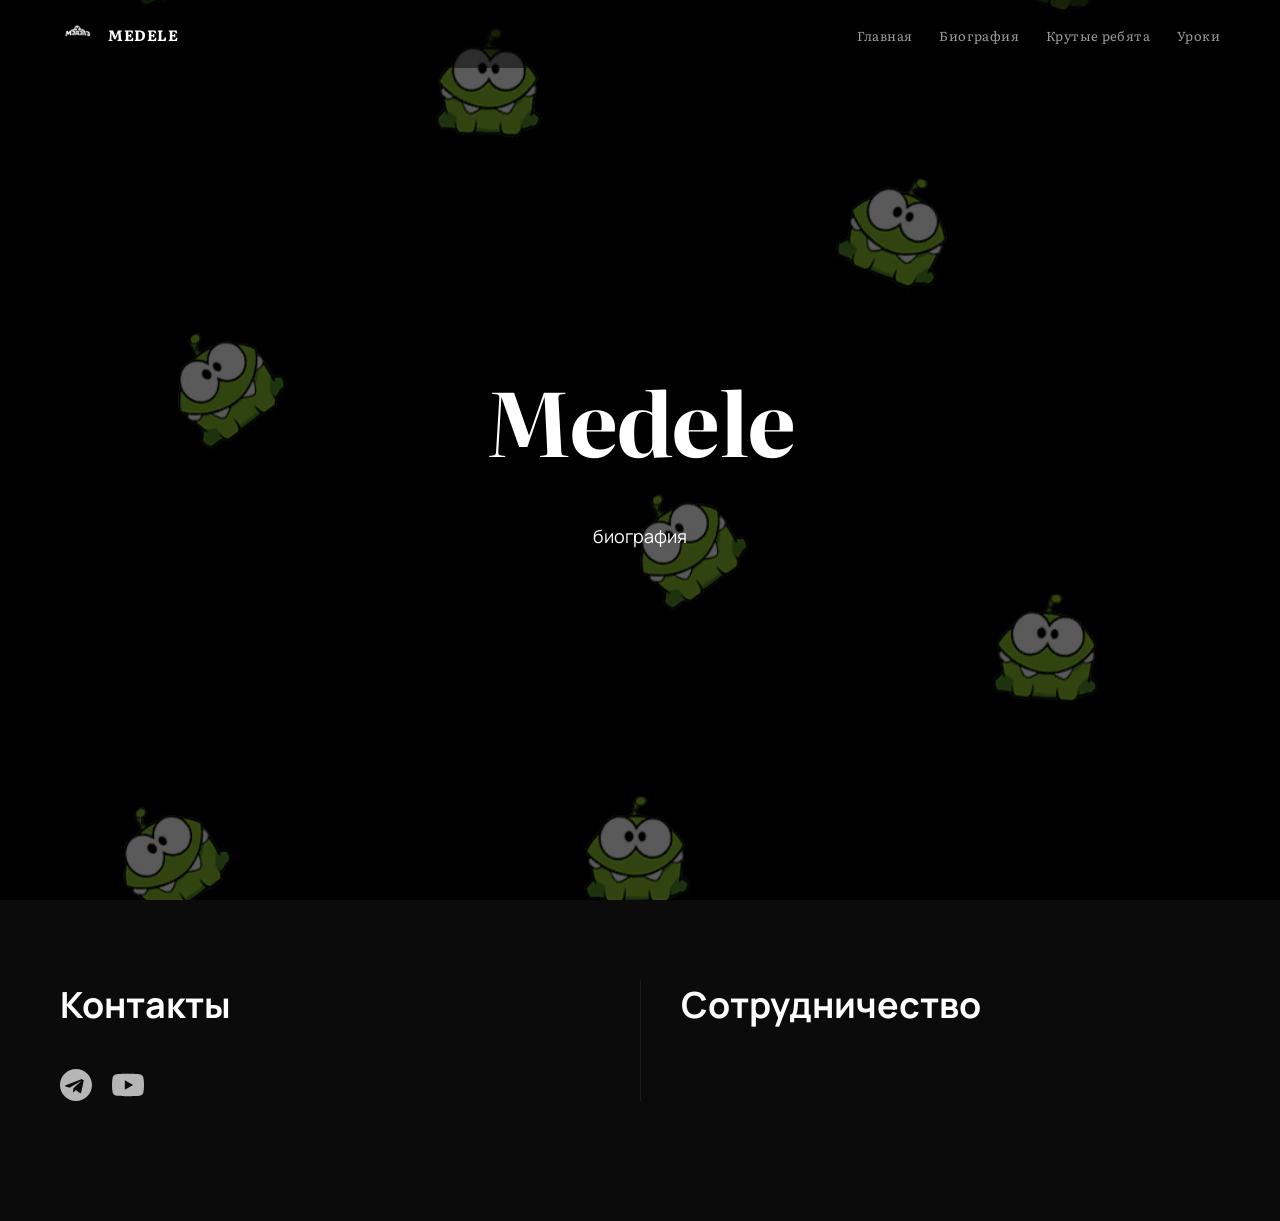
<file: index.html>
<!DOCTYPE html>
<html lang="ru">
<head>
<meta charset="UTF-8">
<meta name="viewport" content="width=device-width, initial-scale=1.0">
<title>МЭДЭЛЭ</title>

<!-- Favicon -->
<link rel="icon" type="image/jpeg" href="fav.jpg">

<!-- Open Graph / Telegram / VK -->
<meta property="og:title" content="МЭДЭЛЭ">
<meta property="og:description" content="МЭДЭЛЭ, ну ооочень серьезное название">
<meta property="og:image" content="fav.jpg">
<meta property="og:type" content="website">
<meta name="twitter:card" content="summary_large_image">
<meta name="twitter:title" content="МЭДЭЛЭ">
<meta name="twitter:description" content="МЭДЭЛЭ, ну ооочень серьезное название">
<meta name="twitter:image" content="fav.jpg">

<link rel="stylesheet" href="style.css">
<style>
  body.home { background: url('fon.jpg') center center / cover fixed #0b0b0c; }
  body.home .hero { background: transparent; }
  body.home .home-sections { background: transparent; }
</style>
</head>
<body class="home">

<header>
  <div class="header-left">
    <img src="medele.png" alt="Medele logo" class="logo-img">
    <a href="index.html" class="logo">MEDELE</a>
  </div>
  <nav>
    <a href="index.html">Главная</a>
    <a href="bio.html">Биография</a>
    <a href="team.html">Крутые ребята</a>
    <a href="lessons.html">Уроки</a>
  </nav>
</header>

<section class="hero">
  <h1>Medele</h1>
  <a href="bio.html" class="link-btn">биография</a>
</section>

<div class="home-sections">

  <section id="contact">
    <h2>Контакты</h2>
    <div class="contacts">
      <a href="https://t.me/mdlstudio" target="_blank" class="icon" title="Telegram">
        <svg viewBox="0 0 24 24" xmlns="http://www.w3.org/2000/svg">
          <path d="M12 0C5.373 0 0 5.373 0 12s5.373 12 12 12 12-5.373 12-12S18.627 0 12 0zm5.894 8.221-1.97 9.28c-.145.658-.537.818-1.084.508l-3-2.21-1.447 1.394c-.16.16-.295.295-.605.295l.213-3.053 5.56-5.023c.242-.213-.054-.333-.373-.12L7.19 13.982l-2.96-.924c-.643-.204-.657-.643.136-.953l11.57-4.461c.537-.194 1.006.131.958.577z"/>
        </svg>
      </a>
      <a href="https://www.youtube.com/channel/UCgGtJIJcSZ2UU1v4JvM3adA" target="_blank" class="icon" title="YouTube">
        <svg viewBox="0 0 24 24" xmlns="http://www.w3.org/2000/svg">
          <path d="M23.495 6.205a3.007 3.007 0 0 0-2.088-2.088c-1.87-.501-9.396-.501-9.396-.501s-7.507-.01-9.396.501A3.007 3.007 0 0 0 .527 6.205a31.247 31.247 0 0 0-.522 5.805 31.247 31.247 0 0 0 .522 5.783 3.007 3.007 0 0 0 2.088 2.088c1.868.502 9.396.502 9.396.502s7.506 0 9.396-.502a3.007 3.007 0 0 0 2.088-2.088 31.247 31.247 0 0 0 .5-5.783 31.247 31.247 0 0 0-.5-5.805zM9.609 15.601V8.408l6.264 3.602z"/>
        </svg>
      </a>
    </div>
  </section>

  <section id="collab">
    <h2>Сотрудничество</h2>
    <!-- Контент будет добавлен позже -->
  </section>

</div>

<script src="script.js"></script>
</body>
</html>
</file>
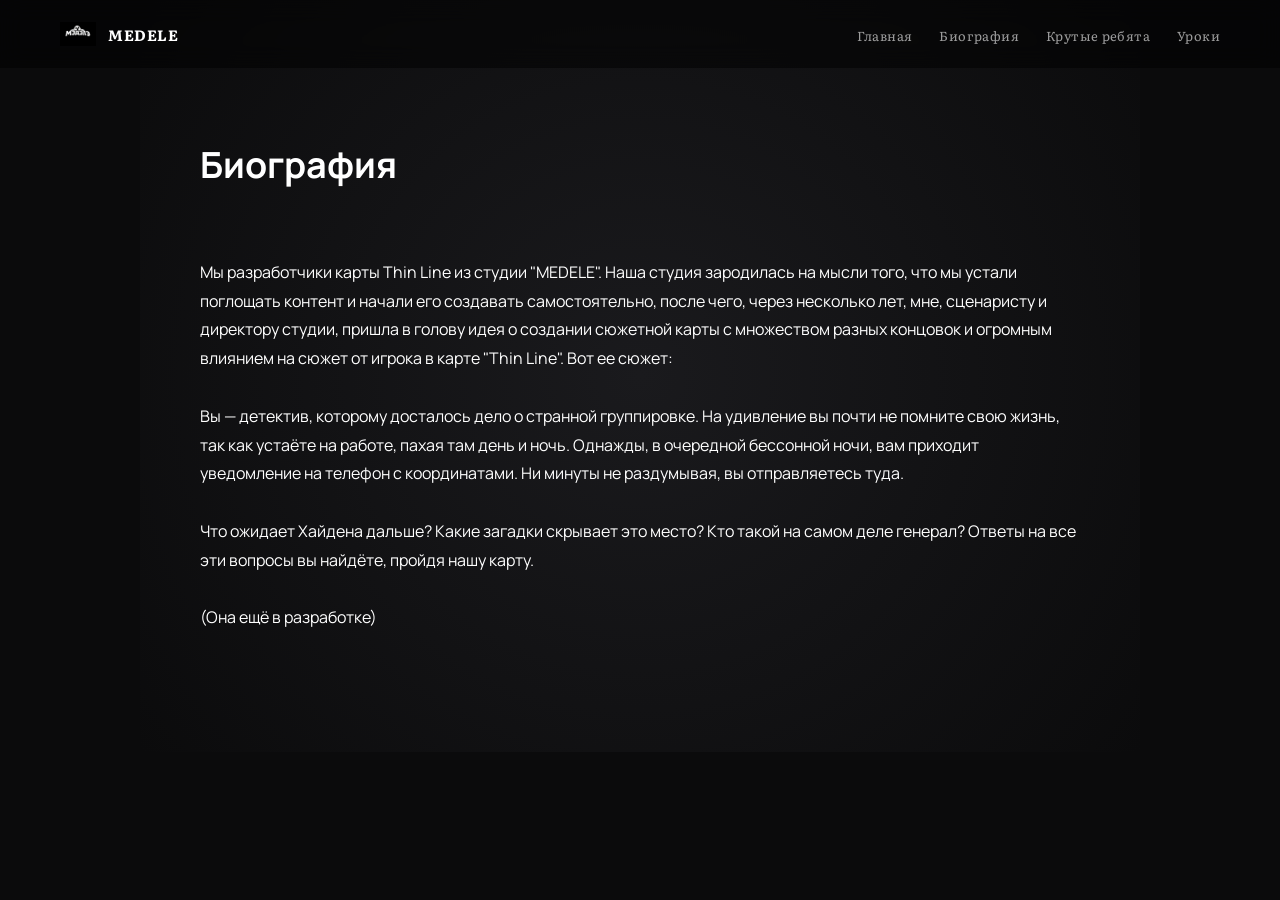
<file: bio.html>
<!DOCTYPE html>
<html lang="ru">
<head>
<meta charset="UTF-8">
<meta name="viewport" content="width=device-width, initial-scale=1.0">
<title>Биография — МЭДЭЛЭ</title>
<link rel="icon" type="image/jpeg" href="fav.jpg">
<meta property="og:title" content="МЭДЭЛЭ">
<meta property="og:description" content="МЭДЭЛЭ, ну ооочень серьезное название">
<meta property="og:image" content="fav.jpg">
<link rel="stylesheet" href="style.css">
</head>
<body>
<header>
  <div class="header-left">
    <img src="medele.png" alt="Medele logo" class="logo-img">
    <a href="index.html" class="logo">MEDELE</a>
  </div>
  <nav>
    <a href="index.html">Главная</a>
    <a href="bio.html">Биография</a>
    <a href="team.html">Крутые ребята</a>
    <a href="lessons.html">Уроки</a>
  </nav>
</header>

<section class="bio-section">
  <h2>Биография</h2>
  <div class="text">
Мы разработчики карты Thin Line из студии "MEDELE". Наша студия зародилась на мысли того, что мы устали поглощать контент и начали его создавать самостоятельно, после чего, через несколько лет, мне, сценаристу и директору студии, пришла в голову идея о создании сюжетной карты с множеством разных концовок и огромным влиянием на сюжет от игрока в карте "Thin Line". Вот ее сюжет:

Вы — детектив, которому досталось дело о странной группировке. На удивление вы почти не помните свою жизнь, так как устаёте на работе, пахая там день и ночь. Однажды, в очередной бессонной ночи, вам приходит уведомление на телефон с координатами. Ни минуты не раздумывая, вы отправляетесь туда.

Что ожидает Хайдена дальше? Какие загадки скрывает это место? Кто такой на самом деле генерал? Ответы на все эти вопросы вы найдёте, пройдя нашу карту.

(Она ещё в разработке)
  </div>
</section>

<script src="script.js"></script>
</body>
</html>
</file>
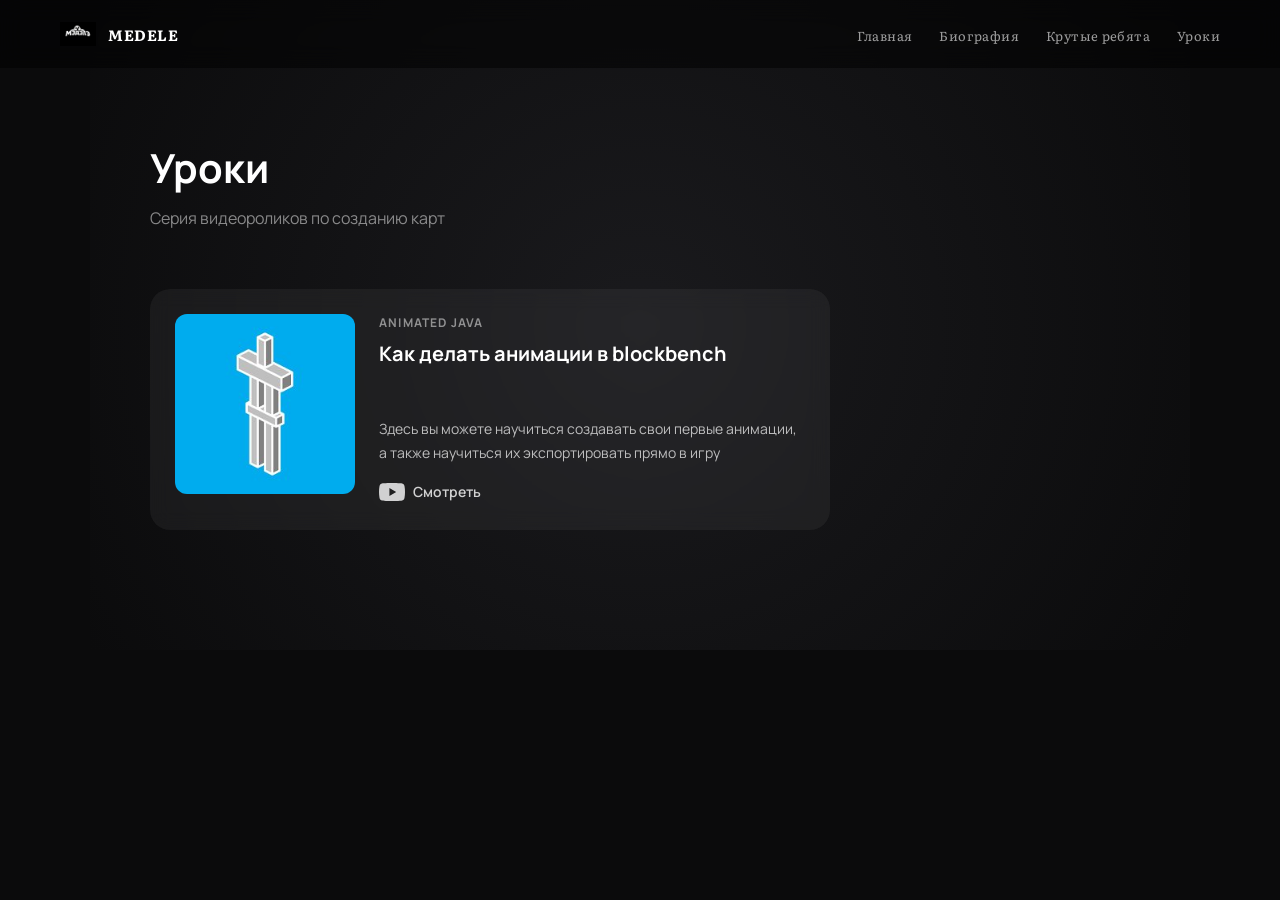
<file: lessons.html>
<!DOCTYPE html>
<html lang="ru">
<head>
  <meta charset="UTF-8">
  <meta name="viewport" content="width=device-width, initial-scale=1.0">
  <title>Уроки — МЭДЭЛЭ</title>
  <link rel="icon" type="image/jpeg" href="fav.jpg">
  <meta property="og:title" content="МЭДЭЛЭ">
  <meta property="og:description" content="МЭДЭЛЭ, ну ооочень серьезное название">
  <meta property="og:image" content="fav.jpg">
  <link rel="stylesheet" href="style.css">
</head>
<body>

<header>
  <div class="header-left">
    <img src="medele.png" alt="Medele logo" class="logo-img">
    <a href="index.html" class="logo">MEDELE</a>
  </div>
  <nav>
    <a href="index.html">Главная</a>
    <a href="bio.html">Биография</a>
    <a href="team.html">Крутые ребята</a>
    <a href="lessons.html">Уроки</a>
  </nav>
</header>

<section class="lessons-page">
  <h1 class="lessons-title">Уроки</h1>
  <p class="lessons-subtitle">Серия видеороликов по созданию карт</p>

  <div class="lesson-cards">

    <div class="lesson-card">
      <div class="lesson-thumb">
        <img src="AJ1.png" alt="Animated Java урок">
      </div>
      <div class="lesson-info">
        <span class="lesson-tag">Animated Java</span>
        <h2 class="lesson-name">Как делать анимации в blockbench</h2>
        <p class="lesson-desc">Здесь вы можете научиться создавать свои первые анимации, а также научиться их экспортировать прямо в игру</p>
        <a href="https://youtube.com/shorts/DCcbuXscU6Q?si=RE7DoGvMvhPMLLuX" target="_blank" class="yt-link" title="Смотреть на YouTube">
          <svg viewBox="0 0 24 24" xmlns="http://www.w3.org/2000/svg">
            <path d="M23.495 6.205a3.007 3.007 0 0 0-2.088-2.088c-1.87-.501-9.396-.501-9.396-.501s-7.507-.01-9.396.501A3.007 3.007 0 0 0 .527 6.205a31.247 31.247 0 0 0-.522 5.805 31.247 31.247 0 0 0 .522 5.783 3.007 3.007 0 0 0 2.088 2.088c1.868.502 9.396.502 9.396.502s7.506 0 9.396-.502a3.007 3.007 0 0 0 2.088-2.088 31.247 31.247 0 0 0 .5-5.783 31.247 31.247 0 0 0-.5-5.805zM9.609 15.601V8.408l6.264 3.602z"/>
          </svg>
          Смотреть
        </a>
      </div>
    </div>

  </div>
</section>

<script src="script.js"></script>
</body>
</html>
</file>
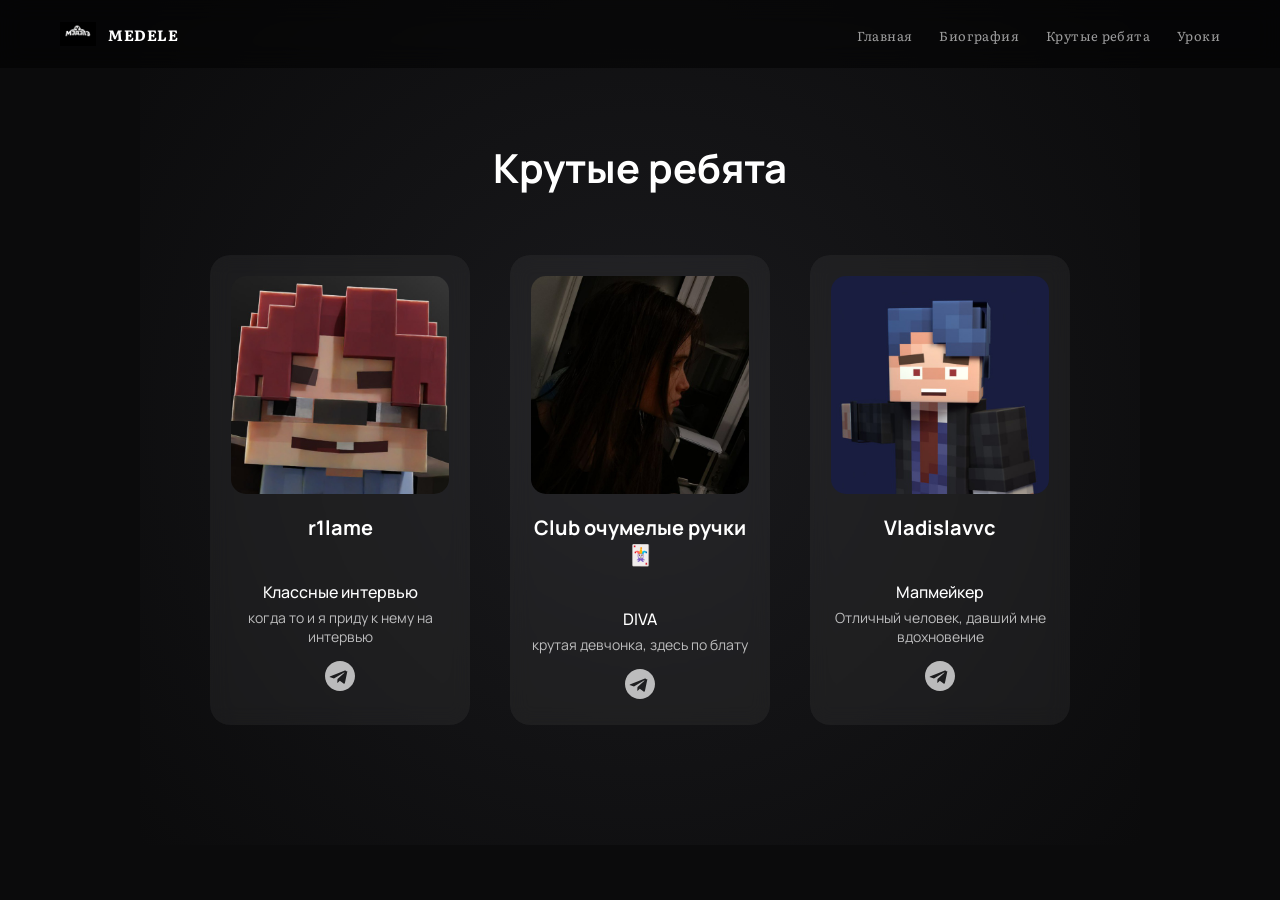
<file: team.html>
<!DOCTYPE html>
<html lang="ru">
<head>
  <meta charset="UTF-8">
  <meta name="viewport" content="width=device-width, initial-scale=1.0">
  <title>Крутые ребята — МЭДЭЛЭ</title>
  <link rel="icon" type="image/jpeg" href="fav.jpg">
  <meta property="og:title" content="МЭДЭЛЭ">
  <meta property="og:description" content="МЭДЭЛЭ, ну ооочень серьезное название">
  <meta property="og:image" content="fav.jpg">
  <link rel="stylesheet" href="style.css">
</head>
<body>

<header>
  <div class="header-left">
    <img src="medele.png" alt="Medele logo" class="logo-img">
    <a href="index.html" class="logo">MEDELE</a>
  </div>
  <nav>
    <a href="index.html">Главная</a>
    <a href="bio.html">Биография</a>
    <a href="team.html">Крутые ребята</a>
    <a href="lessons.html">Уроки</a>
  </nav>
</header>

<section class="team">
  <h1>Крутые ребята</h1>

  <div class="cards">

    <div class="card">
      <img src="r1lame.jpg" alt="r1lame">
      <h2>r1lame</h2>
      <p class="desc">Классные интервью</p>
      <p class="sub">когда то и я приду к нему на интервью</p>
      <a href="https://t.me/r1lame538" target="_blank" class="tg">
        <svg viewBox="0 0 24 24" xmlns="http://www.w3.org/2000/svg">
          <path d="M12 0C5.373 0 0 5.373 0 12s5.373 12 12 12 12-5.373 12-12S18.627 0 12 0zm5.894 8.221-1.97 9.28c-.145.658-.537.818-1.084.508l-3-2.21-1.447 1.394c-.16.16-.295.295-.605.295l.213-3.053 5.56-5.023c.242-.213-.054-.333-.373-.12L7.19 13.982l-2.96-.924c-.643-.204-.657-.643.136-.953l11.57-4.461c.537-.194 1.006.131.958.577z"/>
        </svg>
      </a>
    </div>

    <div class="card">
      <img src="in.jpg" alt="Club очумелые ручки">
      <h2>Club очумелые ручки 🃏</h2>
      <p class="desc">DIVA</p>
      <p class="sub">крутая девчонка, здесь по блату</p>
      <a href="https://t.me/+0qUyE5jlX9E3MWU6" target="_blank" class="tg">
        <svg viewBox="0 0 24 24" xmlns="http://www.w3.org/2000/svg">
          <path d="M12 0C5.373 0 0 5.373 0 12s5.373 12 12 12 12-5.373 12-12S18.627 0 12 0zm5.894 8.221-1.97 9.28c-.145.658-.537.818-1.084.508l-3-2.21-1.447 1.394c-.16.16-.295.295-.605.295l.213-3.053 5.56-5.023c.242-.213-.054-.333-.373-.12L7.19 13.982l-2.96-.924c-.643-.204-.657-.643.136-.953l11.57-4.461c.537-.194 1.006.131.958.577z"/>
        </svg>
      </a>
    </div>

    <div class="card">
      <img src="vladislav.jpg" alt="Vladislavvc">
      <h2>Vladislavvc</h2>
      <p class="desc">Мапмейкер</p>
      <p class="sub">Отличный человек, давший мне вдохновение</p>
      <a href="https://t.me/clownyoodexy" target="_blank" class="tg">
        <svg viewBox="0 0 24 24" xmlns="http://www.w3.org/2000/svg">
          <path d="M12 0C5.373 0 0 5.373 0 12s5.373 12 12 12 12-5.373 12-12S18.627 0 12 0zm5.894 8.221-1.97 9.28c-.145.658-.537.818-1.084.508l-3-2.21-1.447 1.394c-.16.16-.295.295-.605.295l.213-3.053 5.56-5.023c.242-.213-.054-.333-.373-.12L7.19 13.982l-2.96-.924c-.643-.204-.657-.643.136-.953l11.57-4.461c.537-.194 1.006.131.958.577z"/>
        </svg>
      </a>
    </div>

  </div>
</section>

<script src="script.js"></script>
</body>
</html>
</file>
<file: style.css>
@import url('https://fonts.googleapis.com/css2?family=Manrope:wght@300;400;600;700&family=Literata:wght@400;600;700&display=swap');

*{margin:0;padding:0;box-sizing:border-box}
body{background:#0b0b0c;color:#fff;overflow-x:hidden;font-family:'Manrope',sans-serif}

/* ── Page entrance animation ── */
body{opacity:0;animation:pageIn .6s ease forwards .05s}
@keyframes pageIn{from{opacity:0;transform:translateY(16px)}to{opacity:1;transform:translateY(0)}}

/* ── Header ── */
header{
  position:fixed;top:0;left:0;width:100%;
  display:flex;justify-content:space-between;align-items:center;
  padding:16px 60px;
  background:rgba(0,0,0,.5);backdrop-filter:blur(12px);
  z-index:1000;transition:.3s;
  font-family:'Literata',serif;
}
header.scrolled{padding:10px 60px;background:rgba(0,0,0,.85)}

.header-left{display:flex;align-items:center;gap:12px}
.logo-img{width:36px;height:36px;object-fit:contain;border-radius:6px}
.logo{font-weight:700;text-decoration:none;color:#fff;font-size:15px;letter-spacing:.04em;font-family:'Literata',serif}

nav a{
  margin-left:24px;text-decoration:none;color:#fff;
  opacity:.6;transition:.3s;font-size:13px;font-family:'Literata',serif;letter-spacing:.03em;
}
nav a:hover{opacity:1}

/* ── Hero ── */
.hero{
  height:100vh;display:flex;flex-direction:column;
  justify-content:center;align-items:center;text-align:center;
  background:radial-gradient(circle at center,#1a1a1d,#0b0b0c);
}
.hero h1{
  font-size:88px;font-family:'Literata',serif;font-weight:700;
  letter-spacing:-.02em;
  opacity:0;transform:translateY(30px);animation:fadeUp 1s forwards .4s;
}
.link-btn{
  margin-top:40px;font-size:18px;color:#fff;cursor:pointer;
  opacity:0;transform:translateY(30px);animation:fadeUp 1s forwards .7s;
  text-decoration:none;position:relative;
}
.link-btn::after{content:'';position:absolute;left:0;bottom:-5px;width:0;height:1px;background:#fff;transition:.3s}
.link-btn:hover::after{width:100%}

/* ── Sections ── */
section{padding:120px 60px;max-width:1000px;margin:auto;background:radial-gradient(circle at center,#1a1a1d,#0b0b0c)}
h2{font-size:36px;margin-bottom:40px}
.text{line-height:1.8;opacity:.85;white-space:pre-line}

/* ── Home page: two columns side by side ── */
.home-sections{
  display:flex;
  gap:0;
  max-width:100%;
  padding:80px 60px 120px;
  background:transparent;
}
.home-sections > section{
  flex:1;
  padding:0 40px 0 0;
  background:transparent;
  max-width:none;
  margin:0;
}
.home-sections > section:last-child{padding:0 0 0 40px;border-left:1px solid rgba(255,255,255,0.08)}

/* ── Contacts ── */
.contacts{display:flex;gap:20px;align-items:center}
.icon{width:32px;height:32px;opacity:.7;transition:.3s;fill:#fff;display:block}
.icon:hover{opacity:1;transform:scale(1.1)}
.icon svg{width:32px;height:32px}

footer{display:none}

@keyframes fadeUp{to{opacity:1;transform:translateY(0)}}

/* ── Team page ── */
.team{padding:140px 20px 120px;text-align:center}
.team h1{font-size:40px;margin-bottom:60px;opacity:0;animation:fadeUp .8s forwards .3s}

.cards{display:flex;justify-content:center;gap:40px;flex-wrap:wrap}

.card{
  background:rgba(255,255,255,0.05);
  backdrop-filter:blur(10px);
  border-radius:20px;
  padding:20px;
  width:260px;
  transition:transform 0.35s ease, border 0.35s ease, box-shadow 0.35s ease;
  opacity:0;
  transform:translateY(30px);
  border:1px solid transparent;
}
.card:nth-child(1){animation:fadeUp .8s forwards .4s}
.card:nth-child(2){animation:fadeUp .8s forwards .55s}
.card:nth-child(3){animation:fadeUp .8s forwards .7s}
.card:hover{
  transform:scale(1.05);
  border:1px solid rgba(255,255,255,0.25);
  box-shadow:0 0 24px rgba(255,255,255,0.07), 0 8px 32px rgba(0,0,0,0.4);
}
.card img{width:100%;border-radius:15px}
.card h2{margin-top:15px;font-size:20px}
.desc{margin-top:10px;font-weight:500}
.sub{font-size:14px;opacity:0.7;margin-top:5px}
.tg{display:inline-block;margin-top:15px}
.tg svg{width:30px;height:30px;fill:#fff;opacity:.7;transition:.3s}
.tg svg:hover{opacity:1;transform:scale(1.2)}

/* ── Bio page ── */
section.bio-section{padding-top:140px;opacity:0;animation:fadeUp .8s forwards .3s}
section.bio-section h2{opacity:0;animation:fadeUp .8s forwards .4s}
section.bio-section .text{opacity:0;animation:fadeUp .8s forwards .55s}

/* ── Lessons page ── */
.lessons-page{padding:140px 60px 120px;max-width:1100px;margin:auto}
.lessons-title{font-size:40px;opacity:0;animation:fadeUp .8s forwards .3s}
.lessons-subtitle{font-size:16px;margin-top:12px;color:rgba(255,255,255,0.5);opacity:0;animation:fadeUp .8s forwards .45s}

.lesson-cards{display:flex;flex-wrap:wrap;gap:32px;margin-top:60px}

.lesson-card{
  display:flex;
  gap:24px;
  background:rgba(255,255,255,0.05);
  backdrop-filter:blur(10px);
  border-radius:20px;
  padding:24px;
  border:1px solid transparent;
  transition:transform .35s ease, border .35s ease, box-shadow .35s ease;
  opacity:0;
  animation:fadeUp .8s forwards .55s;
  max-width:680px;
}
.lesson-card:hover{
  transform:scale(1.02);
  border:1px solid rgba(255,255,255,0.2);
  box-shadow:0 0 24px rgba(255,255,255,0.06), 0 8px 32px rgba(0,0,0,0.4);
}
.lesson-thumb{flex-shrink:0;width:180px}
.lesson-thumb img{width:100%;border-radius:12px;display:block}
.lesson-info{display:flex;flex-direction:column;gap:10px;justify-content:center}
.lesson-tag{font-size:12px;font-weight:700;letter-spacing:.1em;text-transform:uppercase;opacity:.5}
.lesson-name{font-size:20px;font-weight:700;line-height:1.3}
.lesson-desc{font-size:14px;line-height:1.7;opacity:.7}
.yt-link{
  display:inline-flex;align-items:center;gap:8px;margin-top:4px;
  color:#fff;text-decoration:none;font-size:14px;font-weight:600;
  opacity:.8;transition:.3s;width:fit-content;
}
.yt-link svg{width:26px;height:26px;fill:#fff;flex-shrink:0}
.yt-link:hover{opacity:1;transform:translateX(3px)}

@media(max-width:768px){
  header{padding:16px 20px}
  .hero h1{font-size:48px}
  section{padding:80px 20px}
  .home-sections{flex-direction:column;padding:60px 20px 80px;gap:60px}
  .home-sections > section:last-child{padding:40px 0 0 0;border-left:none;border-top:1px solid rgba(255,255,255,0.08)}
}

@media(max-width:600px){
  .lesson-card{flex-direction:column}
  .lesson-thumb{width:100%}
  .lessons-page{padding:120px 20px 80px}
}
</file>
